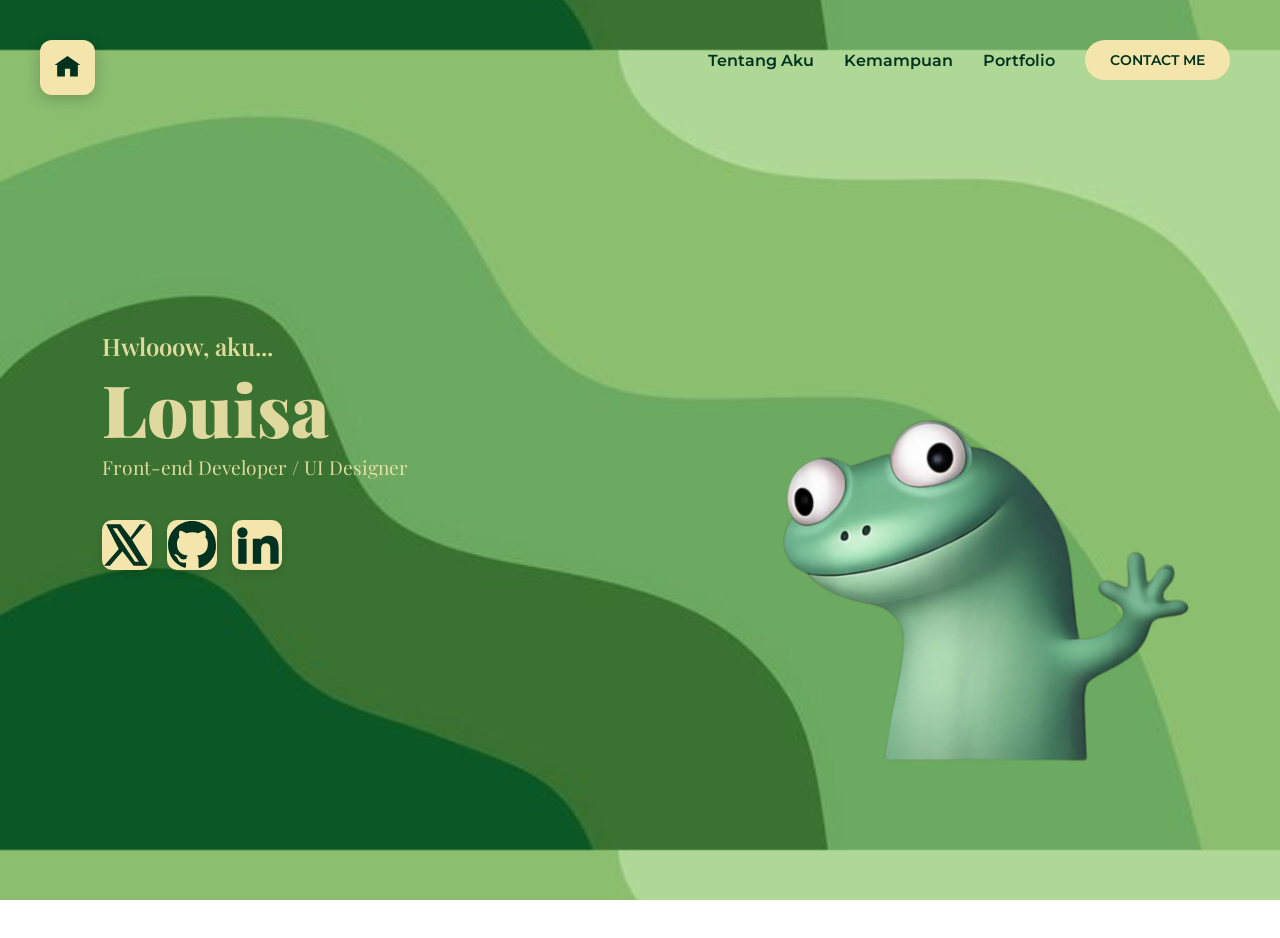
<file: Index.html>
<html lang="id">
<head>
  <meta charset="utf-8" />
  <meta name="viewport" content="width=device-width, initial-scale=1" />
  <title>Portofolio Louisa</title>

  <link rel="preconnect" href="https://fonts.googleapis.com">
  <link rel="preconnect" href="https://fonts.gstatic.com" crossorigin>
  <link href="https://fonts.googleapis.com/css2?family=Montserrat:wght@400;700&family=Playfair+Display:wght@700;900&family=Inter:wght@400;600&display=swap" rel="stylesheet">
  <link rel="stylesheet" href="Stylesheet.css" />
</head>
<body>

  <!-- HERO -->
  <main class="hero">
    <section class="panel panel-left">
          <a href="index.html" class="logo" aria-label="Home">
      <svg viewBox="0 0 24 24" fill="currentColor">
        <path d="M12 3 2 10h2v9h6v-6h4v6h6v-9h2L12 3Z"/>
      </svg>
    </a>
    
      <div class="content">
        <p class="intro">Hwlooow, aku...</p>
        <h1 class="title">Louisa</h1>
        <p class="subtitle">Front-end Developer / UI Designer</p>

    <div class="social">

      <!-- X -->
      <a class="social-btn" 
        href="https://x.com/" 
        target="_blank" 
        rel="noopener noreferrer"
        aria-label="X">
        <svg viewBox="0 0 24 24" fill="#013220">
          <path d="M18.244 2H21l-6.56 7.5L22 22h-6.828l-5.35-7.01L3.8 22H1l7.04-8.05L2 2h6.828l4.84 6.35L18.244 2Zm-2.396 18h1.89L7.2 4h-2l10.648 16Z"/>
        </svg>
      </a>

      <!-- GitHub -->
      <a class="social-btn" 
        href="https://github.com/" 
        target="_blank" 
        rel="noopener noreferrer"
        aria-label="GitHub">
        <svg viewBox="0 0 24 24" fill="#013220">
          <path d="M12 .5C5.65.5.5 5.65.5 12c0 5.08 3.29 9.39 7.86 10.91.57.1.78-.25.78-.55v-2c-3.2.7-3.88-1.54-3.88-1.54-.53-1.35-1.3-1.7-1.3-1.7-1.06-.72.08-.7.08-.7 1.18.08 1.8 1.21 1.8 1.21 1.05 1.8 2.75 1.28 3.42.98.1-.76.41-1.28.74-1.57-2.55-.29-5.23-1.27-5.23-5.65 0-1.25.45-2.28 1.2-3.08-.12-.3-.52-1.53.11-3.18 0 0 .98-.31 3.2 1.18a11.14 11.14 0 0 1 5.83 0c2.22-1.5 3.2-1.18 3.2-1.18.63 1.65.23 2.88.11 3.18.75.8 1.2 1.83 1.2 3.08 0 4.39-2.69 5.35-5.26 5.63.42.36.79 1.08.79 2.18v3.23c0 .3.2.66.79.55A10.99 10.99 0 0 0 23.5 12C23.5 5.65 18.35.5 12 .5Z"/>
        </svg>
      </a>

      <!-- LinkedIn -->
      <a class="social-btn" 
        href="https://www.linkedin.com/" 
        target="_blank" 
        rel="noopener noreferrer"
        aria-label="LinkedIn">
        <svg viewBox="0 0 24 24" fill="#013220">
          <path d="M4.98 3.5A2.5 2.5 0 1 0 5 8.5a2.5 2.5 0 0 0-.02-5ZM3 21h4V9H3v12Zm7 0h4v-6.5c0-1.7.3-3.3 2.4-3.3 2 0 2 1.9 2 3.4V21h4v-7.2c0-3.5-.8-6.2-4.9-6.2-2 0-3.3 1.1-3.8 2.1h-.1V9h-3.6v12Z"/>
        </svg>
      </a>

    </div>
    </section>

    <section class="panel panel-right">
      <header class="nav">
        <a href="index2.html">Tentang Aku</a>
        <a href="index3.html">Kemampuan</a>
        <a href="index4.html">Portfolio</a>
        <a class="cta" href="index5.html">CONTACT ME</a>
      </header>

      <div class="photo-area">
        <img src="kadal-kadal.png" alt="Profile" class="photo" />
      </div>
    </section>

    <div class="divider"></div>
  </main>

</body>
</html>
</file>
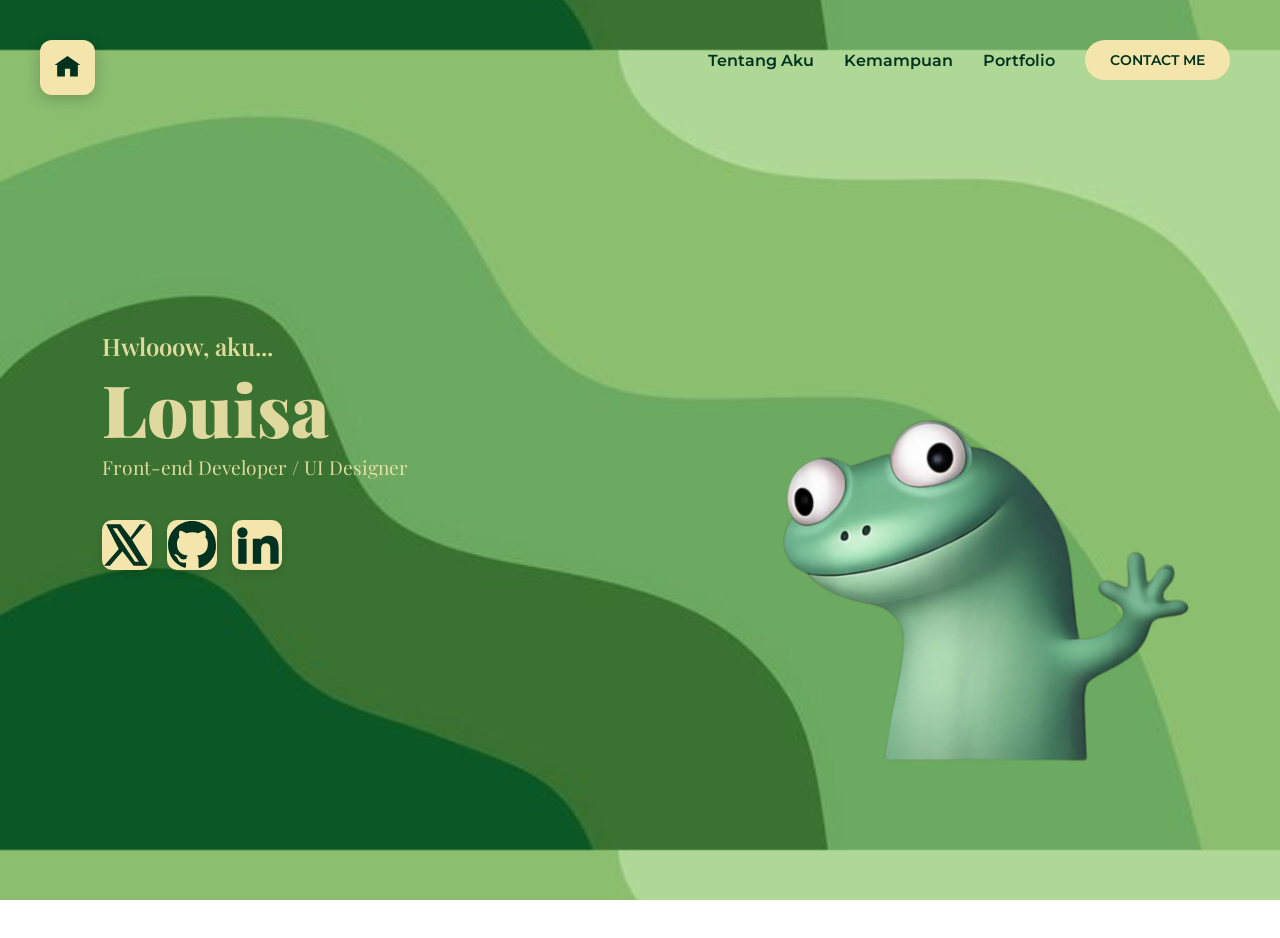
<file: index.html>
<html lang="id">
<head>
  <meta charset="utf-8" />
  <meta name="viewport" content="width=device-width, initial-scale=1" />
  <title>Portofolio Louisa</title>

  <link rel="preconnect" href="https://fonts.googleapis.com">
  <link rel="preconnect" href="https://fonts.gstatic.com" crossorigin>
  <link href="https://fonts.googleapis.com/css2?family=Montserrat:wght@400;700&family=Playfair+Display:wght@700;900&family=Inter:wght@400;600&display=swap" rel="stylesheet">
  <link rel="stylesheet" href="Stylesheet.css" />
</head>
<body>

  <!-- HERO -->
  <main class="hero">
    <section class="panel panel-left">
          <a href="index.html" class="logo" aria-label="Home">
      <svg viewBox="0 0 24 24" fill="currentColor">
        <path d="M12 3 2 10h2v9h6v-6h4v6h6v-9h2L12 3Z"/>
      </svg>
    </a>
    
      <div class="content">
        <p class="intro">Hwlooow, aku...</p>
        <h1 class="title">Louisa</h1>
        <p class="subtitle">Front-end Developer / UI Designer</p>

    <div class="social">

      <!-- X -->
      <a class="social-btn" 
        href="https://x.com/" 
        target="_blank" 
        rel="noopener noreferrer"
        aria-label="X">
        <svg viewBox="0 0 24 24" fill="#013220">
          <path d="M18.244 2H21l-6.56 7.5L22 22h-6.828l-5.35-7.01L3.8 22H1l7.04-8.05L2 2h6.828l4.84 6.35L18.244 2Zm-2.396 18h1.89L7.2 4h-2l10.648 16Z"/>
        </svg>
      </a>

      <!-- GitHub -->
      <a class="social-btn" 
        href="https://github.com/" 
        target="_blank" 
        rel="noopener noreferrer"
        aria-label="GitHub">
        <svg viewBox="0 0 24 24" fill="#013220">
          <path d="M12 .5C5.65.5.5 5.65.5 12c0 5.08 3.29 9.39 7.86 10.91.57.1.78-.25.78-.55v-2c-3.2.7-3.88-1.54-3.88-1.54-.53-1.35-1.3-1.7-1.3-1.7-1.06-.72.08-.7.08-.7 1.18.08 1.8 1.21 1.8 1.21 1.05 1.8 2.75 1.28 3.42.98.1-.76.41-1.28.74-1.57-2.55-.29-5.23-1.27-5.23-5.65 0-1.25.45-2.28 1.2-3.08-.12-.3-.52-1.53.11-3.18 0 0 .98-.31 3.2 1.18a11.14 11.14 0 0 1 5.83 0c2.22-1.5 3.2-1.18 3.2-1.18.63 1.65.23 2.88.11 3.18.75.8 1.2 1.83 1.2 3.08 0 4.39-2.69 5.35-5.26 5.63.42.36.79 1.08.79 2.18v3.23c0 .3.2.66.79.55A10.99 10.99 0 0 0 23.5 12C23.5 5.65 18.35.5 12 .5Z"/>
        </svg>
      </a>

      <!-- LinkedIn -->
      <a class="social-btn" 
        href="https://www.linkedin.com/" 
        target="_blank" 
        rel="noopener noreferrer"
        aria-label="LinkedIn">
        <svg viewBox="0 0 24 24" fill="#013220">
          <path d="M4.98 3.5A2.5 2.5 0 1 0 5 8.5a2.5 2.5 0 0 0-.02-5ZM3 21h4V9H3v12Zm7 0h4v-6.5c0-1.7.3-3.3 2.4-3.3 2 0 2 1.9 2 3.4V21h4v-7.2c0-3.5-.8-6.2-4.9-6.2-2 0-3.3 1.1-3.8 2.1h-.1V9h-3.6v12Z"/>
        </svg>
      </a>

    </div>
    </section>

    <section class="panel panel-right">
      <header class="nav">
        <a href="aboutme.html">Tentang Aku</a>
        <a href="skill.html">Kemampuan</a>
        <a href="porto.html">Portfolio</a>
        <a class="cta" href="contacme.html">CONTACT ME</a>
      </header>

      <div class="photo-area">
        <img src="kadal-kadal.png" alt="Profile" class="photo" />
      </div>
    </section>

    <div class="divider"></div>
  </main>

</body>
</html>
</file>
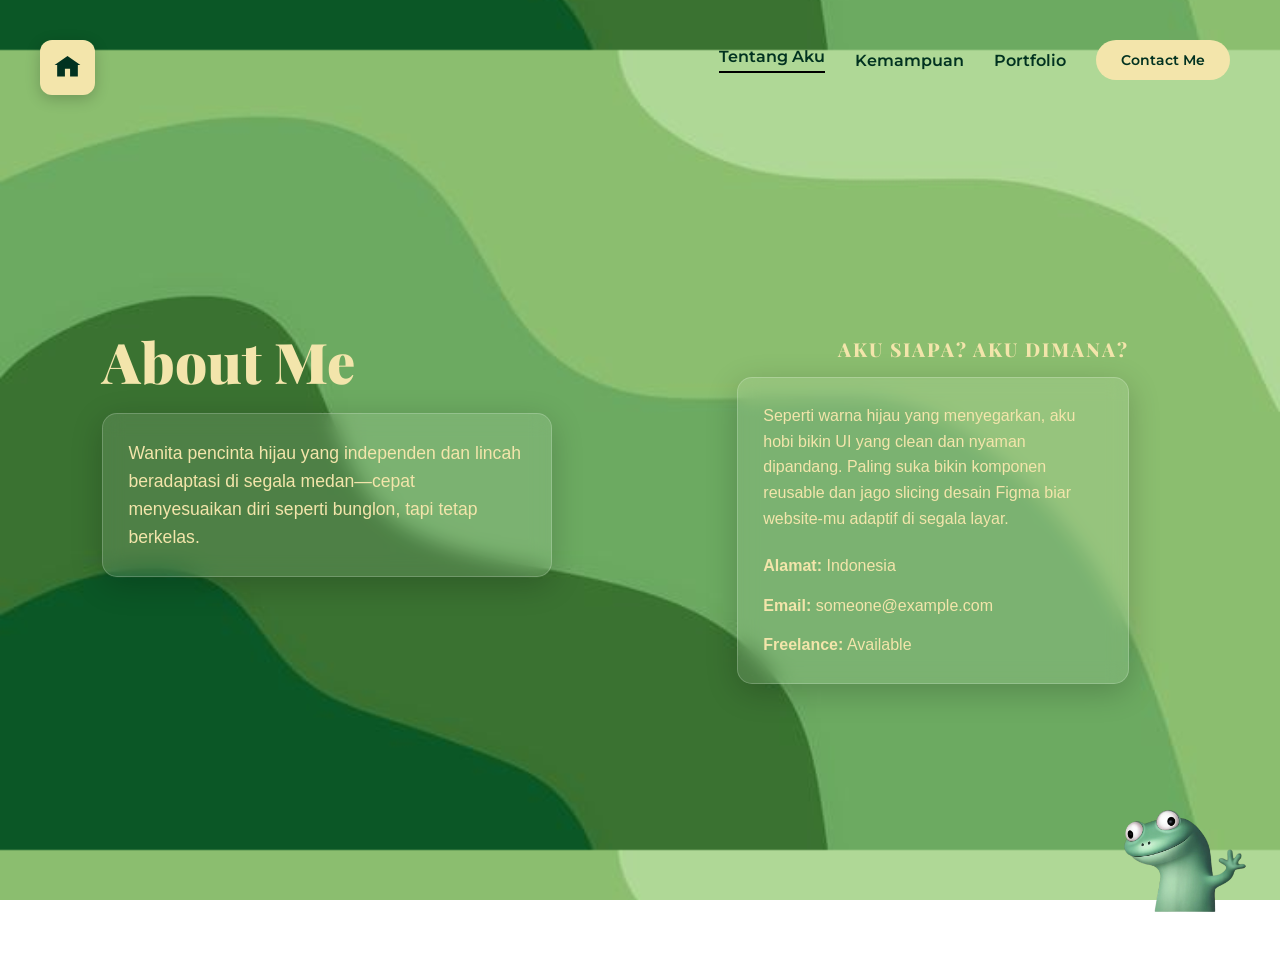
<file: aboutme.html>
<html lang="id">
<head>
  <meta charset="utf-8" />
  <meta name="viewport" content="width=device-width, initial-scale=1" />
  <title>About Me Louisa</title>

  <link rel="preconnect" href="https://fonts.googleapis.com">
  <link rel="preconnect" href="https://fonts.gstatic.com" crossorigin>
  <link href="https://fonts.googleapis.com/css2?family=Montserrat:wght@400;700&family=Playfair+Display:wght@700;900&family=Inter:wght@400;600&display=swap" rel="stylesheet">
  <link rel="stylesheet" href="Stylesheet.css" />
</head>

</div>
<body>

  <main class="hero hero-about">
    <!-- LEFT -->
    <section class="panel panel-left">
              <a href="index.html" class="logo" aria-label="Home">
      <svg viewBox="0 0 24 24" fill="currentColor">
        <path d="M12 3 2 10h2v9h6v-6h4v6h6v-9h2L12 3Z"/>
      </svg>
    </a>

      <div class="content">
        <h1 class="page-title">About Me</h1>
        <div class="about-card">
        <p class="page-desc">
         Wanita pencinta hijau yang independen dan lincah beradaptasi di segala medan—cepat menyesuaikan diri seperti bunglon, tapi tetap berkelas.
        </p>
      </div>
    </section>

    <!-- RIGHT -->
    <section class="panel panel-right">
      <header class="nav">
        <a class="active" href="aboutme.html">Tentang Aku</a>
        <a href="skill.html">Kemampuan</a>
        <a href="porto.html">Portfolio</a>
        <a class="cta" href="contacme.html">Contact Me</a>
      </header>

      <div class="right-content">
        <h2 class="right-title">Aku siapa? Aku Dimana?</h2>
        <div class="about-card">
        <p class="right-text">
          Seperti warna hijau yang menyegarkan, 
          aku hobi bikin UI yang clean dan nyaman dipandang. 
          Paling suka bikin komponen reusable dan jago slicing desain Figma biar website-mu adaptif di segala layar.
        </p>

        <div style="margin-top:22px; display:grid; gap:14px;">
          <p class="right-text"><b>Alamat:</b> Indonesia</p>
          <p class="right-text"><b>Email:</b> someone@example.com</p>
          <p class="right-text"><b>Freelance:</b> Available</p>
        </div>
      </div>

      <div class="photo-area kadal-kecil">
        <img src="kadal-kadal.png" alt="Profile" class="photo2" />
      </div>
    </section>

    <div class="divider" aria-hidden="true"></div>
  </main>
</file>
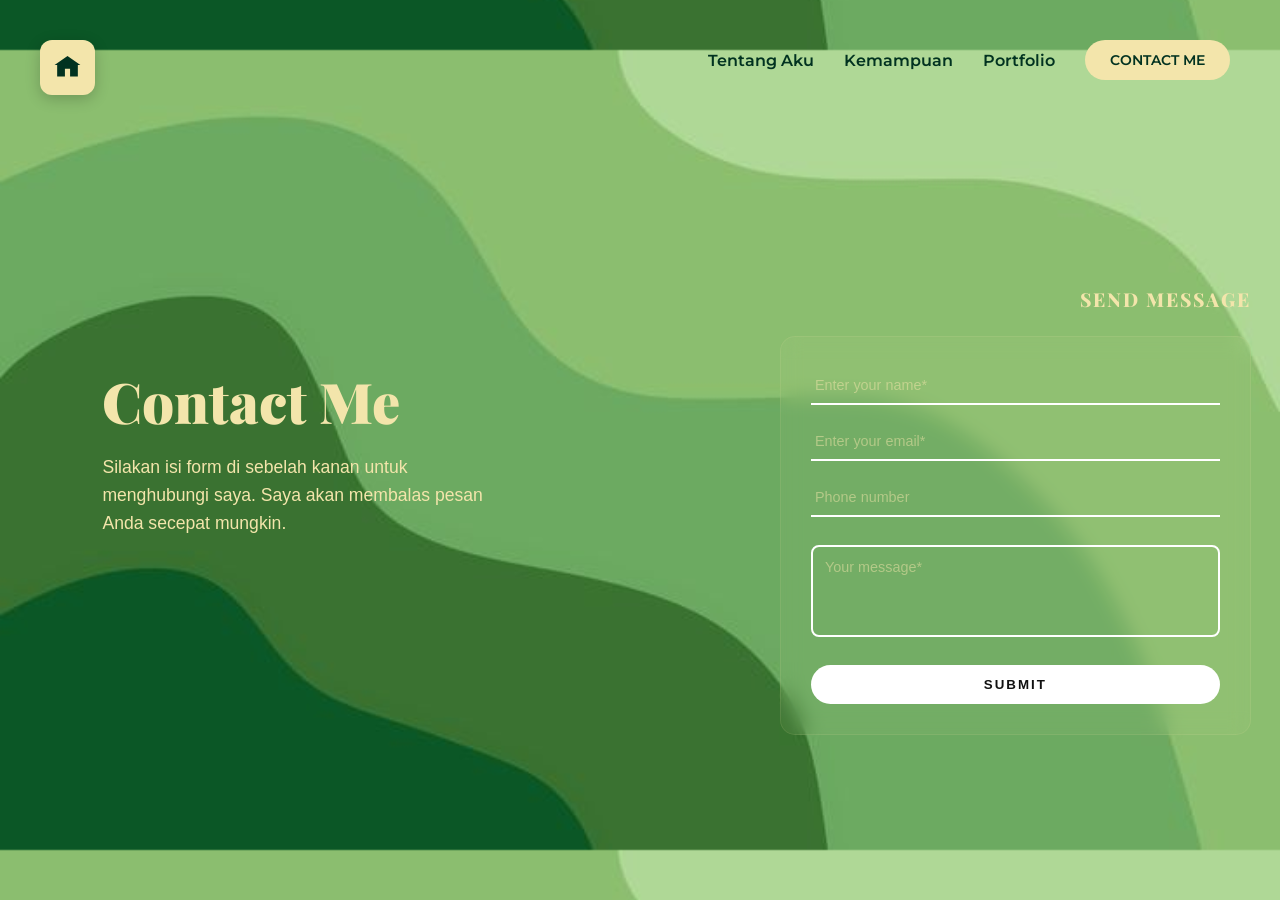
<file: contacme.html>
<html lang="id">
<head>
  <meta charset="utf-8" />
  <meta name="viewport" content="width=device-width, initial-scale=1" />
  <title>Contact Louisa</title>

  <link rel="preconnect" href="https://fonts.googleapis.com">
  <link rel="preconnect" href="https://fonts.gstatic.com" crossorigin>
  <link href="https://fonts.googleapis.com/css2?family=Montserrat:wght@400;700&family=Playfair+Display:wght@700;900&family=Inter:wght@400;600&display=swap" rel="stylesheet">
  <link rel="stylesheet" href="Stylesheet.css" />
</head>
<body>

  <main class="hero">

    <!-- LEFT -->
    <section class="panel panel-left">

               <a href="index.html" class="logo" aria-label="Home">
      <svg viewBox="0 0 24 24" fill="currentColor">
        <path d="M12 3 2 10h2v9h6v-6h4v6h6v-9h2L12 3Z"/>
      </svg>
    </a>

      <div class="content">
        <h1 class="page-title">Contact Me</h1>
        <p class="page-desc">
          Silakan isi form di sebelah kanan untuk menghubungi saya.
          Saya akan membalas pesan Anda secepat mungkin.
        </p>

      </div>
    </section>

    <!-- RIGHT -->
    <section class="panel panel-right">
      <header class="nav">
        <a href="aboutme.html">Tentang Aku</a>
        <a href="skill.html">Kemampuan</a>
        <a href="porto.html">Portfolio</a>
        <a class="cta" href="contacme.html">CONTACT ME</a>
      </header>

      <div class="right-content">
        <h2 class="right-title">SEND MESSAGE</h2>

        <form class="contact-form" style="margin-top:24px; display:grid; gap:18px;">

          <input type="text" placeholder="Enter your name*" required
            style="background:transparent;border:none;border-bottom:2px solid rgb(255, 255, 255);padding:10px 4px;color:#ffffff;font-family:inherit;outline:none;">

          <input type="email" placeholder="Enter your email*" required
            style="background:transparent;border:none;border-bottom:2px solid rgb(255, 255, 255);padding:10px 4px;color:#ffffff;font-family:inherit;outline:none;">

          <input type="text" placeholder="Phone number"
            style="background:transparent;border:none;border-bottom:2px solid rgb(255, 255, 255);padding:10px 4px;color:#ffffff;font-family:inherit;outline:none;">

          <textarea rows="4" placeholder="Your message*" required
            style="background:transparent;border:2px solid rgb(255, 255, 255);padding:12px;color:#ffffff;font-family:inherit;outline:none;resize:none;"></textarea>

          <button type="submit"
            style="margin-top:10px;background:#fff;color:#111;border:none;padding:12px 20px;border-radius:999px;font-weight:800;letter-spacing:2px;cursor:pointer;">
            SUBMIT
          </button>

        </form>
      </div>
    </section>

    <div class="divider" aria-hidden="true"></div>

  </main>

</body>
</html>
</file>
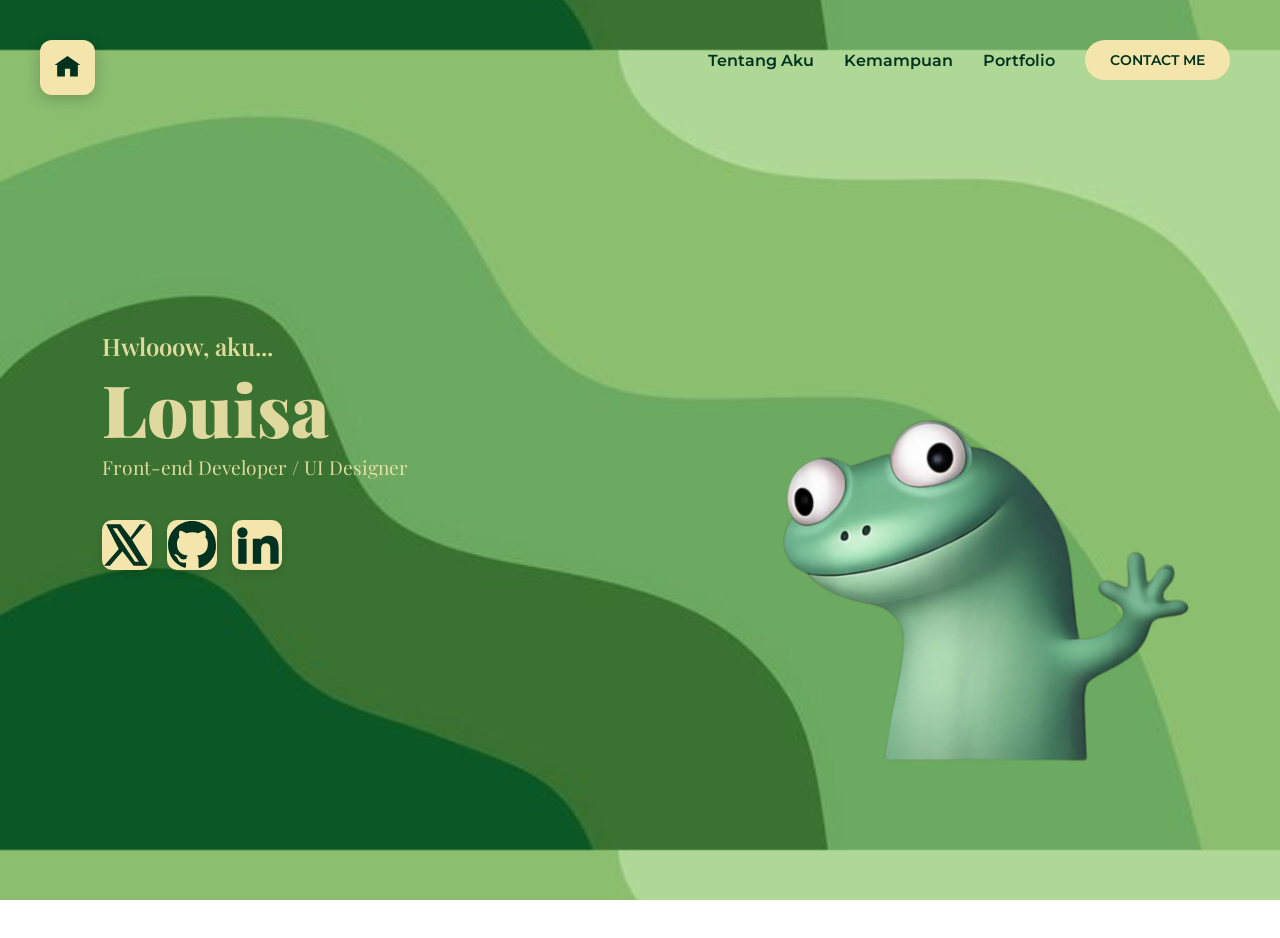
<file: home.html>
<html lang="id">
<head>
  <meta charset="utf-8" />
  <meta name="viewport" content="width=device-width, initial-scale=1" />
  <title>Portofolio Louisa</title>

  <link rel="preconnect" href="https://fonts.googleapis.com">
  <link rel="preconnect" href="https://fonts.gstatic.com" crossorigin>
  <link href="https://fonts.googleapis.com/css2?family=Montserrat:wght@400;700&family=Playfair+Display:wght@700;900&family=Inter:wght@400;600&display=swap" rel="stylesheet">
  <link rel="stylesheet" href="Stylesheet.css" />
</head>
<body>

  <!-- HERO -->
  <main class="hero">
    <section class="panel panel-left">
          <a href="home.html" class="logo" aria-label="Home">
      <svg viewBox="0 0 24 24" fill="currentColor">
        <path d="M12 3 2 10h2v9h6v-6h4v6h6v-9h2L12 3Z"/>
      </svg>
    </a>
    
      <div class="content">
        <p class="intro">Hwlooow, aku...</p>
        <h1 class="title">Louisa</h1>
        <p class="subtitle">Front-end Developer / UI Designer</p>

    <div class="social">

      <!-- X -->
      <a class="social-btn" 
        href="https://x.com/" 
        target="_blank" 
        rel="noopener noreferrer"
        aria-label="X">
        <svg viewBox="0 0 24 24" fill="#013220">
          <path d="M18.244 2H21l-6.56 7.5L22 22h-6.828l-5.35-7.01L3.8 22H1l7.04-8.05L2 2h6.828l4.84 6.35L18.244 2Zm-2.396 18h1.89L7.2 4h-2l10.648 16Z"/>
        </svg>
      </a>

      <!-- GitHub -->
      <a class="social-btn" 
        href="https://github.com/" 
        target="_blank" 
        rel="noopener noreferrer"
        aria-label="GitHub">
        <svg viewBox="0 0 24 24" fill="#013220">
          <path d="M12 .5C5.65.5.5 5.65.5 12c0 5.08 3.29 9.39 7.86 10.91.57.1.78-.25.78-.55v-2c-3.2.7-3.88-1.54-3.88-1.54-.53-1.35-1.3-1.7-1.3-1.7-1.06-.72.08-.7.08-.7 1.18.08 1.8 1.21 1.8 1.21 1.05 1.8 2.75 1.28 3.42.98.1-.76.41-1.28.74-1.57-2.55-.29-5.23-1.27-5.23-5.65 0-1.25.45-2.28 1.2-3.08-.12-.3-.52-1.53.11-3.18 0 0 .98-.31 3.2 1.18a11.14 11.14 0 0 1 5.83 0c2.22-1.5 3.2-1.18 3.2-1.18.63 1.65.23 2.88.11 3.18.75.8 1.2 1.83 1.2 3.08 0 4.39-2.69 5.35-5.26 5.63.42.36.79 1.08.79 2.18v3.23c0 .3.2.66.79.55A10.99 10.99 0 0 0 23.5 12C23.5 5.65 18.35.5 12 .5Z"/>
        </svg>
      </a>

      <!-- LinkedIn -->
      <a class="social-btn" 
        href="https://www.linkedin.com/" 
        target="_blank" 
        rel="noopener noreferrer"
        aria-label="LinkedIn">
        <svg viewBox="0 0 24 24" fill="#013220">
          <path d="M4.98 3.5A2.5 2.5 0 1 0 5 8.5a2.5 2.5 0 0 0-.02-5ZM3 21h4V9H3v12Zm7 0h4v-6.5c0-1.7.3-3.3 2.4-3.3 2 0 2 1.9 2 3.4V21h4v-7.2c0-3.5-.8-6.2-4.9-6.2-2 0-3.3 1.1-3.8 2.1h-.1V9h-3.6v12Z"/>
        </svg>
      </a>

    </div>
    </section>

    <section class="panel panel-right">
      <header class="nav">
        <a href="aboutme.html">Tentang Aku</a>
        <a href="skill.html">Kemampuan</a>
        <a href="porto.html">Portfolio</a>
        <a class="cta" href="contacme.html">CONTACT ME</a>
      </header>

      <div class="photo-area">
        <img src="kadal-kadal.png" alt="Profile" class="photo" />
      </div>
    </section>

    <div class="divider"></div>
  </main>

</body>
</html>
</file>
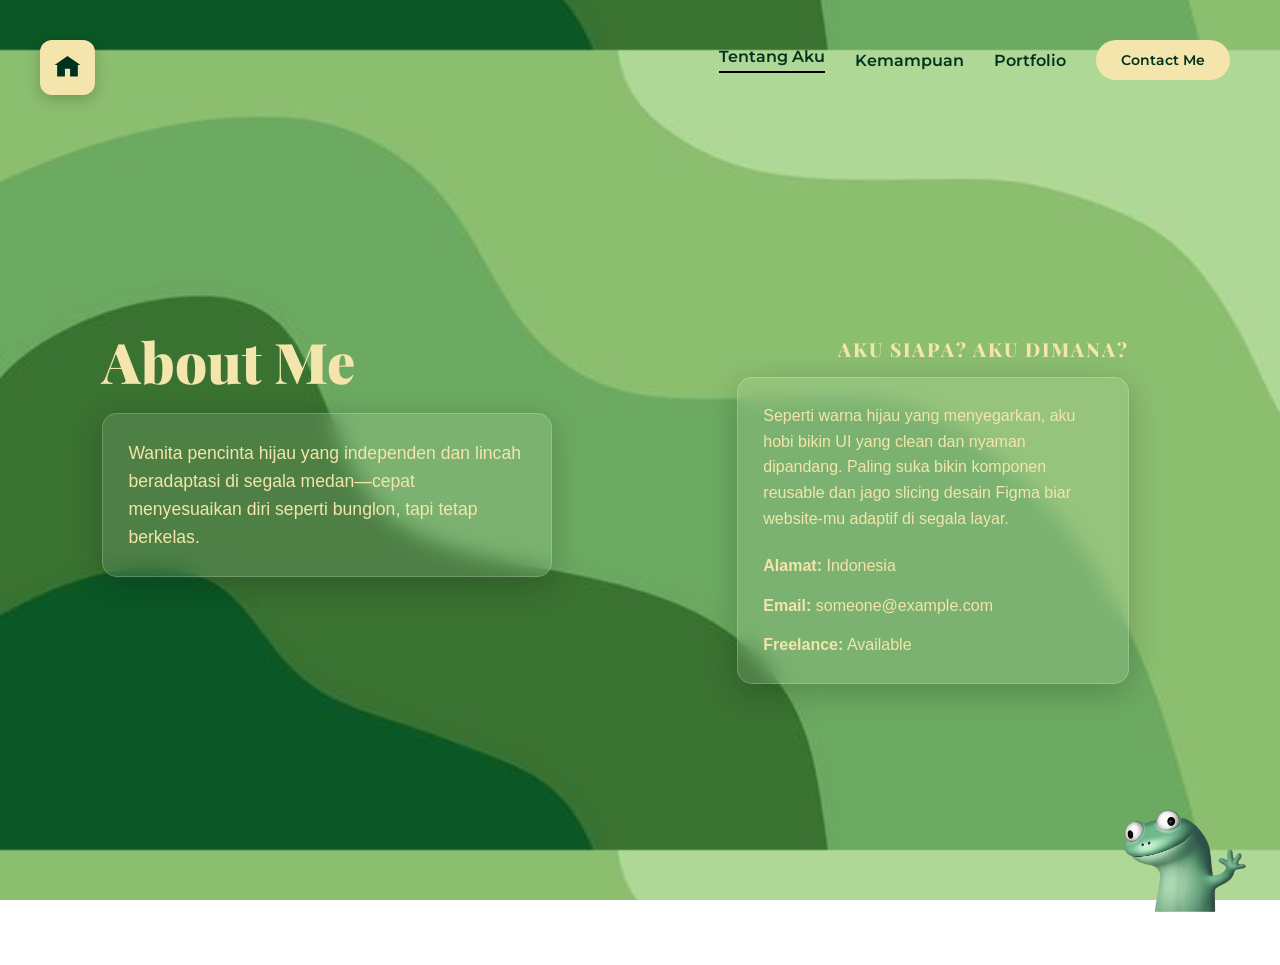
<file: Index2.html>
<html lang="id">
<head>
  <meta charset="utf-8" />
  <meta name="viewport" content="width=device-width, initial-scale=1" />
  <title>About Me Louisa</title>

  <link rel="preconnect" href="https://fonts.googleapis.com">
  <link rel="preconnect" href="https://fonts.gstatic.com" crossorigin>
  <link href="https://fonts.googleapis.com/css2?family=Montserrat:wght@400;700&family=Playfair+Display:wght@700;900&family=Inter:wght@400;600&display=swap" rel="stylesheet">
  <link rel="stylesheet" href="Stylesheet.css" />
</head>

</div>
<body>

  <main class="hero hero-about">
    <!-- LEFT -->
    <section class="panel panel-left">
              <a href="index.html" class="logo" aria-label="Home">
      <svg viewBox="0 0 24 24" fill="currentColor">
        <path d="M12 3 2 10h2v9h6v-6h4v6h6v-9h2L12 3Z"/>
      </svg>
    </a>

      <div class="content">
        <h1 class="page-title">About Me</h1>
        <div class="about-card">
        <p class="page-desc">
         Wanita pencinta hijau yang independen dan lincah beradaptasi di segala medan—cepat menyesuaikan diri seperti bunglon, tapi tetap berkelas.
        </p>
      </div>
    </section>

    <!-- RIGHT -->
    <section class="panel panel-right">
      <header class="nav">
        <a class="active" href="index2.html">Tentang Aku</a>
        <a href="index3.html">Kemampuan</a>
        <a href="index4.html">Portfolio</a>
        <a class="cta" href="index5.html">Contact Me</a>
      </header>

      <div class="right-content">
        <h2 class="right-title">Aku siapa? Aku Dimana?</h2>
        <div class="about-card">
        <p class="right-text">
          Seperti warna hijau yang menyegarkan, 
          aku hobi bikin UI yang clean dan nyaman dipandang. 
          Paling suka bikin komponen reusable dan jago slicing desain Figma biar website-mu adaptif di segala layar.
        </p>

        <div style="margin-top:22px; display:grid; gap:14px;">
          <p class="right-text"><b>Alamat:</b> Indonesia</p>
          <p class="right-text"><b>Email:</b> someone@example.com</p>
          <p class="right-text"><b>Freelance:</b> Available</p>
        </div>
      </div>

      <div class="photo-area kadal-kecil">
        <img src="kadal-kadal.png" alt="Profile" class="photo2" />
      </div>
    </section>

    <div class="divider" aria-hidden="true"></div>
  </main>
</file>
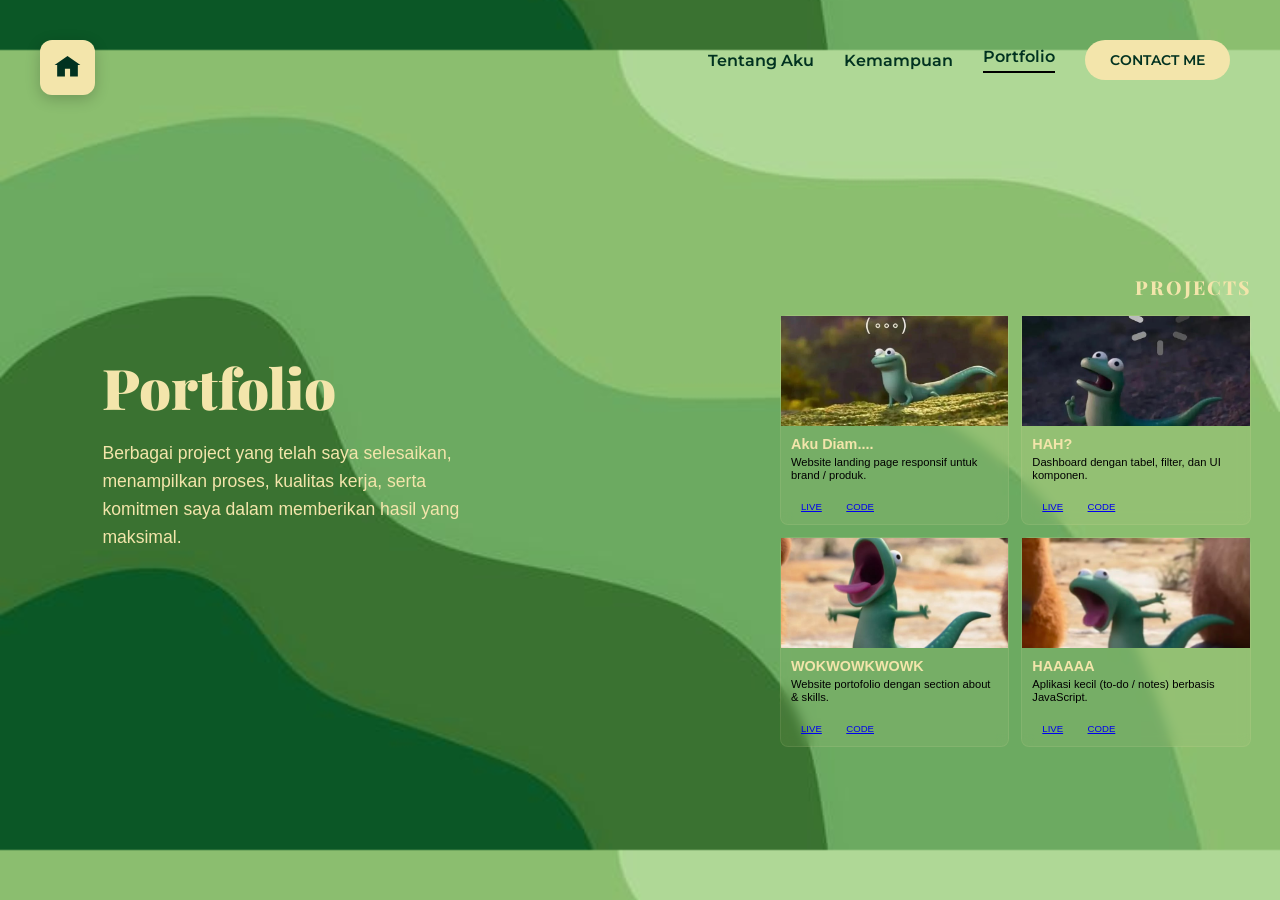
<file: Index4.html>
<html lang="id">
<head>
  <meta charset="utf-8" />
  <meta name="viewport" content="width=device-width, initial-scale=1" />
  <title>Portfolio Louisa</title>

  <link rel="preconnect" href="https://fonts.googleapis.com">
  <link rel="preconnect" href="https://fonts.gstatic.com" crossorigin>
  <link href="https://fonts.googleapis.com/css2?family=Montserrat:wght@400;700&family=Playfair+Display:wght@700;900&family=Inter:wght@400;600&display=swap" rel="stylesheet">
  <link rel="stylesheet" href="Stylesheet.css" />
</head>
<body>

  <main class="hero hero-page">

    <!-- LEFT -->
    <section class="panel panel-left">

    <a href="index.html" class="logo" aria-label="Home">
      <svg viewBox="0 0 24 24" fill="currentColor">
        <path d="M12 3 2 10h2v9h6v-6h4v6h6v-9h2L12 3Z"/>
      </svg>
    </a>

      <div class="content">
        <h1 class="page-title">Portfolio</h1>
        <p class="page-desc">
         Berbagai project yang telah saya selesaikan, menampilkan proses, 
         kualitas kerja, serta komitmen saya dalam memberikan hasil yang maksimal.
        </p>
      </div>
    </section>

    <!-- RIGHT -->
    <section class="panel panel-right">
      <header class="nav">
        <a href="index2.html">Tentang Aku</a>
        <a href="index3.html">Kemampuan</a>
        <a class="active" href="index4.html">Portfolio</a>
        <a class="cta" href="index5.html">CONTACT ME</a>
      </header>

      <div class="right-content">
        <h2 class="right-title">PROJECTS</h2>

        <div class="portfolio-wrap">

          <!-- PROJECT 1 -->
          <article class="project">
            <div class="project-thumb">
              <img src="download (6).jpeg" alt="Landing Page">
            </div>

            <div class="project-body">
              <h3 class="project-title">Aku Diam....</h3>
              <p class="project-desc">
                Website landing page responsif untuk brand / produk.
              </p>

              <div class="project-links">
                <a href="https://youtu.be/PypDSyIRRSs?si=WhPie64J0N1LeCY0" target="_blank">LIVE</a>
                <a href="https://youtu.be/PypDSyIRRSs?si=WhPie64J0N1LeCY0" target="_blank">CODE</a>
              </div>
            </div>
          </article>

          <!-- PROJECT 2 -->
          <article class="project">
            <div class="project-thumb">
              <img src="download (7).jpeg" alt="Admin Dashboard">
            </div>

            <div class="project-body">
              <h3 class="project-title">HAH?</h3>
              <p class="project-desc">
                Dashboard dengan tabel, filter, dan UI komponen.
              </p>

              <div class="project-links">
                <a href="https://youtu.be/hJnAHzo4-KI?si=bYR1Ox1dAM2Ea01nG" target="_blank">LIVE</a>
                <a href="https://youtu.be/hJnAHzo4-KI?si=bYR1Ox1dAM2Ea01nG" target="_blank">CODE</a>
              </div>
            </div>
          </article>

          <!-- PROJECT 3 -->
          <article class="project">
            <div class="project-thumb">
              <img src="news.jpeg" alt="Portfolio Website">
            </div>

            <div class="project-body">
              <h3 class="project-title">WOKWOWKWOWK</h3>
              <p class="project-desc">
                Website portofolio dengan section about & skills.
              </p>

              <div class="project-links">
                <a href="https://youtu.be/EGQt_7nY_6w?si=xt9XrNO6MtQV_qMQ" target="_blank">LIVE</a>
                <a href="https://youtu.be/EGQt_7nY_6w?si=xt9XrNO6MtQV_qMQ" target="_blank">CODE</a>
              </div>
            </div>
          </article>

          <!-- PROJECT 4 -->
          <article class="project">
            <div class="project-thumb">
              <img src="download (8).jpeg" alt="Mini App">
            </div>

            <div class="project-body">
              <h3 class="project-title">HAAAAA</h3>
              <p class="project-desc">
                Aplikasi kecil (to-do / notes) berbasis JavaScript.
              </p>

              <div class="project-links">
                <a href="https://youtu.be/5jGWMtEhS1c?si=4Lftf5kOMZV-BrAw" target="_blank">LIVE</a>
                <a href="https://youtu.be/5jGWMtEhS1c?si=4Lftf5kOMZV-BrAw" target="_blank">CODE</a>
              </div>
            </div>
          </article>

        </div>
      </div>
    </section>

    <div class="divider" aria-hidden="true"></div>

  </main>

</body>
</html>
</file>
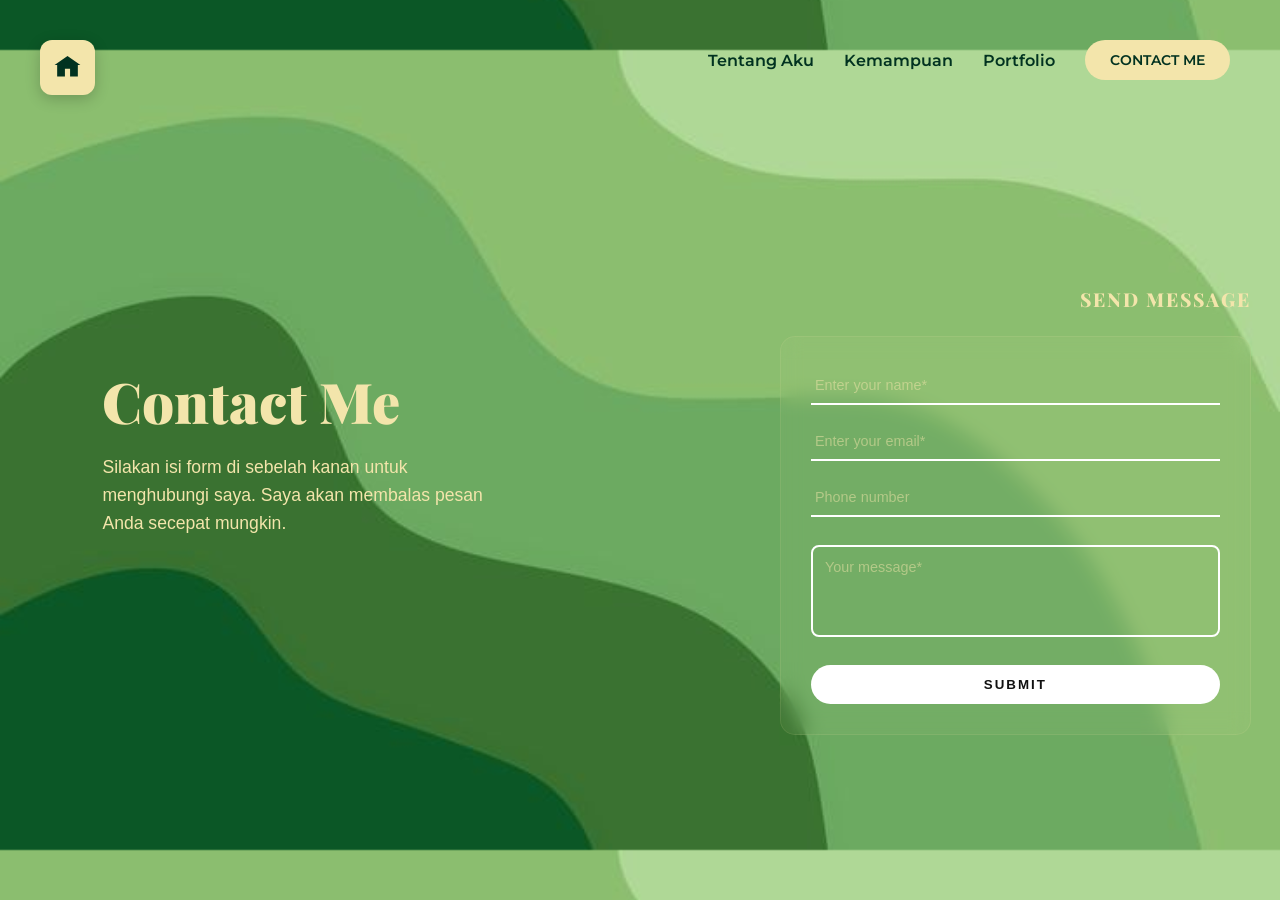
<file: Index5.html>
<html lang="id">
<head>
  <meta charset="utf-8" />
  <meta name="viewport" content="width=device-width, initial-scale=1" />
  <title>Contact Louisa</title>

  <link rel="preconnect" href="https://fonts.googleapis.com">
  <link rel="preconnect" href="https://fonts.gstatic.com" crossorigin>
  <link href="https://fonts.googleapis.com/css2?family=Montserrat:wght@400;700&family=Playfair+Display:wght@700;900&family=Inter:wght@400;600&display=swap" rel="stylesheet">
  <link rel="stylesheet" href="Stylesheet.css" />
</head>
<body>

  <main class="hero">

    <!-- LEFT -->
    <section class="panel panel-left">

               <a href="index.html" class="logo" aria-label="Home">
      <svg viewBox="0 0 24 24" fill="currentColor">
        <path d="M12 3 2 10h2v9h6v-6h4v6h6v-9h2L12 3Z"/>
      </svg>
    </a>

      <div class="content">
        <h1 class="page-title">Contact Me</h1>
        <p class="page-desc">
          Silakan isi form di sebelah kanan untuk menghubungi saya.
          Saya akan membalas pesan Anda secepat mungkin.
        </p>

      </div>
    </section>

    <!-- RIGHT -->
    <section class="panel panel-right">
      <header class="nav">
        <a href="index2.html">Tentang Aku</a>
        <a href="index3.html">Kemampuan</a>
        <a href="index4.html">Portfolio</a>
        <a class="cta" href="index5.html">CONTACT ME</a>
      </header>

      <div class="right-content">
        <h2 class="right-title">SEND MESSAGE</h2>

        <form class="contact-form" style="margin-top:24px; display:grid; gap:18px;">

          <input type="text" placeholder="Enter your name*" required
            style="background:transparent;border:none;border-bottom:2px solid rgb(255, 255, 255);padding:10px 4px;color:#ffffff;font-family:inherit;outline:none;">

          <input type="email" placeholder="Enter your email*" required
            style="background:transparent;border:none;border-bottom:2px solid rgb(255, 255, 255);padding:10px 4px;color:#ffffff;font-family:inherit;outline:none;">

          <input type="text" placeholder="Phone number"
            style="background:transparent;border:none;border-bottom:2px solid rgb(255, 255, 255);padding:10px 4px;color:#ffffff;font-family:inherit;outline:none;">

          <textarea rows="4" placeholder="Your message*" required
            style="background:transparent;border:2px solid rgb(255, 255, 255);padding:12px;color:#ffffff;font-family:inherit;outline:none;resize:none;"></textarea>

          <button type="submit"
            style="margin-top:10px;background:#fff;color:#111;border:none;padding:12px 20px;border-radius:999px;font-weight:800;letter-spacing:2px;cursor:pointer;">
            SUBMIT
          </button>

        </form>
      </div>
    </section>

    <div class="divider" aria-hidden="true"></div>

  </main>

</body>
</html>
</file>
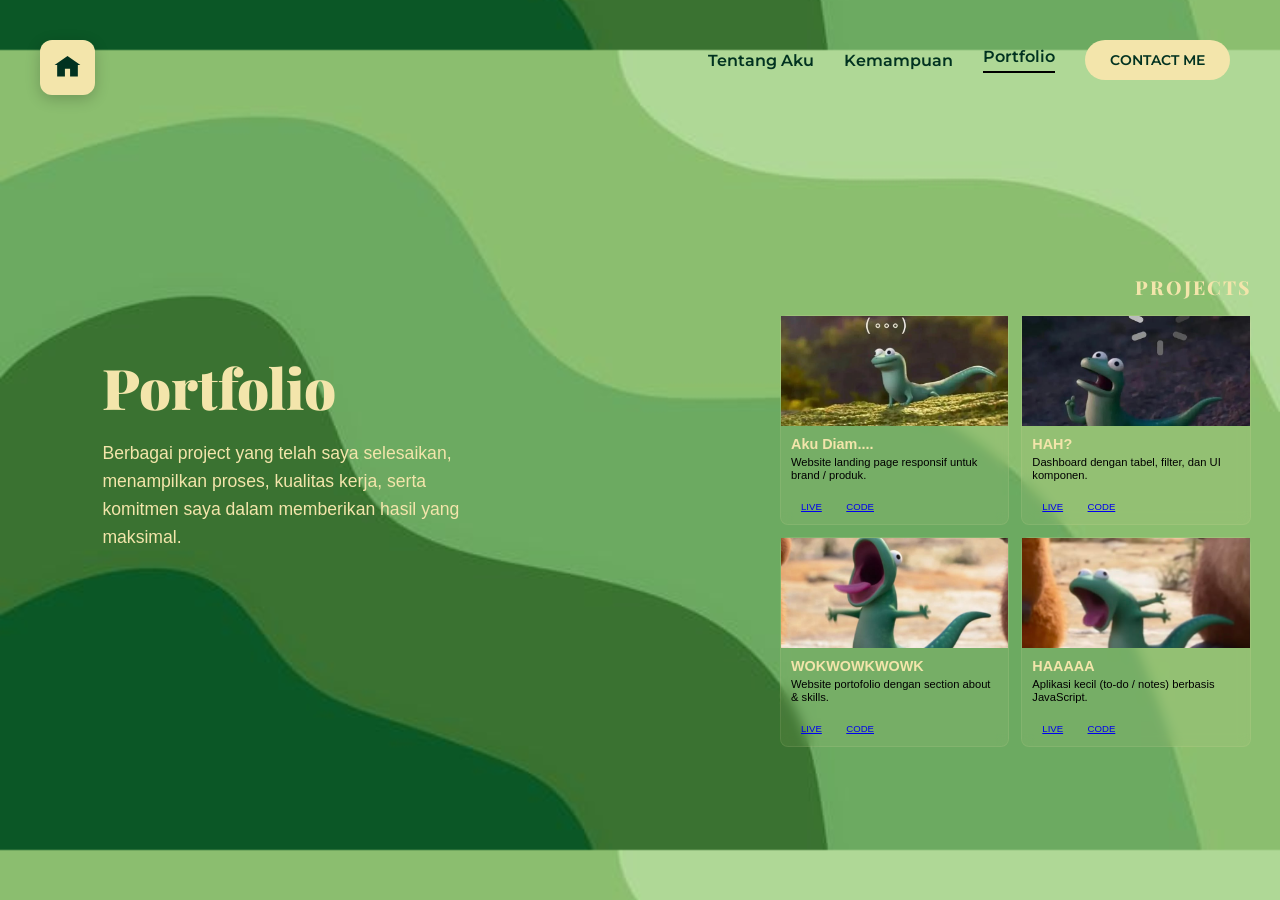
<file: porto.html>
<html lang="id">
<head>
  <meta charset="utf-8" />
  <meta name="viewport" content="width=device-width, initial-scale=1" />
  <title>Portfolio Louisa</title>

  <link rel="preconnect" href="https://fonts.googleapis.com">
  <link rel="preconnect" href="https://fonts.gstatic.com" crossorigin>
  <link href="https://fonts.googleapis.com/css2?family=Montserrat:wght@400;700&family=Playfair+Display:wght@700;900&family=Inter:wght@400;600&display=swap" rel="stylesheet">
  <link rel="stylesheet" href="Stylesheet.css" />
</head>
<body>

  <main class="hero hero-page">

    <!-- LEFT -->
    <section class="panel panel-left">

    <a href="index.html" class="logo" aria-label="Home">
      <svg viewBox="0 0 24 24" fill="currentColor">
        <path d="M12 3 2 10h2v9h6v-6h4v6h6v-9h2L12 3Z"/>
      </svg>
    </a>

      <div class="content">
        <h1 class="page-title">Portfolio</h1>
        <p class="page-desc">
         Berbagai project yang telah saya selesaikan, menampilkan proses, 
         kualitas kerja, serta komitmen saya dalam memberikan hasil yang maksimal.
        </p>
      </div>
    </section>

    <!-- RIGHT -->
    <section class="panel panel-right">
      <header class="nav">
        <a href="aboutme.html">Tentang Aku</a>
        <a href="skill.html">Kemampuan</a>
        <a class="active" href="porto.html">Portfolio</a>
        <a class="cta" href="contacme.html">CONTACT ME</a>
      </header>

      <div class="right-content">
        <h2 class="right-title">PROJECTS</h2>

        <div class="portfolio-wrap">

          <!-- PROJECT 1 -->
          <article class="project">
            <div class="project-thumb">
              <img src="download (6).jpeg" alt="Landing Page">
            </div>

            <div class="project-body">
              <h3 class="project-title">Aku Diam....</h3>
              <p class="project-desc">
                Website landing page responsif untuk brand / produk.
              </p>

              <div class="project-links">
                <a href="https://youtu.be/PypDSyIRRSs?si=WhPie64J0N1LeCY0" target="_blank">LIVE</a>
                <a href="https://youtu.be/PypDSyIRRSs?si=WhPie64J0N1LeCY0" target="_blank">CODE</a>
              </div>
            </div>
          </article>

          <!-- PROJECT 2 -->
          <article class="project">
            <div class="project-thumb">
              <img src="download (7).jpeg" alt="Admin Dashboard">
            </div>

            <div class="project-body">
              <h3 class="project-title">HAH?</h3>
              <p class="project-desc">
                Dashboard dengan tabel, filter, dan UI komponen.
              </p>

              <div class="project-links">
                <a href="https://youtu.be/hJnAHzo4-KI?si=bYR1Ox1dAM2Ea01nG" target="_blank">LIVE</a>
                <a href="https://youtu.be/hJnAHzo4-KI?si=bYR1Ox1dAM2Ea01nG" target="_blank">CODE</a>
              </div>
            </div>
          </article>

          <!-- PROJECT 3 -->
          <article class="project">
            <div class="project-thumb">
              <img src="news.jpeg" alt="Portfolio Website">
            </div>

            <div class="project-body">
              <h3 class="project-title">WOKWOWKWOWK</h3>
              <p class="project-desc">
                Website portofolio dengan section about & skills.
              </p>

              <div class="project-links">
                <a href="https://youtu.be/EGQt_7nY_6w?si=xt9XrNO6MtQV_qMQ" target="_blank">LIVE</a>
                <a href="https://youtu.be/EGQt_7nY_6w?si=xt9XrNO6MtQV_qMQ" target="_blank">CODE</a>
              </div>
            </div>
          </article>

          <!-- PROJECT 4 -->
          <article class="project">
            <div class="project-thumb">
              <img src="download (8).jpeg" alt="Mini App">
            </div>

            <div class="project-body">
              <h3 class="project-title">HAAAAA</h3>
              <p class="project-desc">
                Aplikasi kecil (to-do / notes) berbasis JavaScript.
              </p>

              <div class="project-links">
                <a href="https://youtu.be/5jGWMtEhS1c?si=4Lftf5kOMZV-BrAw" target="_blank">LIVE</a>
                <a href="https://youtu.be/5jGWMtEhS1c?si=4Lftf5kOMZV-BrAw" target="_blank">CODE</a>
              </div>
            </div>
          </article>

        </div>
      </div>
    </section>

    <div class="divider" aria-hidden="true"></div>

  </main>

</body>
</html>
</file>
<file: Stylesheet.css>
/* Reset Dasar */
* {
    margin: 0;
    padding: 0;
    box-sizing: border-box;
}

body {
    font-family: 'Poppins', sans-serif;
    overflow: hidden;
}

.hero {
    height: 100vh;
    width: 100%;
    background-image: url('green wavy.jpeg'); 
    background-size: 100% auto;
    background-position: center;
    display: flex;
    position: relative;
}

.panel {
    flex: 1;
    display: flex;
    flex-direction: column;
    justify-content: center;
    position: relative;
    z-index: 2;
}

.panel-left {
    padding-left: 8%;
}

.panel-right {
    align-items: center;
}

/* LOGO (Rumah) */
.logo {
    position: absolute;
    top: 40px;
    left: 40px;
    background: #F3E5AB;;
    padding: 12px;
    border-radius: 12px;
    width: 55px;
    height: 55px;
    display: flex;
    align-items: center;
    justify-content: center;
    color: #013220;
    box-shadow: 0 4px 15px rgba(0,0,0,0.2);
}

/* TEKS KONTEN */
.intro {
    font-family: 'Playfair Display', sans-serif;
    font-size: 1.5rem;
    font-weight: 600;
    color: #F3E5AB;
    opacity: 0.9;
}

.title {
    font-family: 'Playfair Display', sans-serif;
    font-size: 4.5rem;
    font-weight: 900;
    line-height: 1;
    margin: 10px 0;
    opacity: 0.9;
    color: #F3E5AB;
}

.subtitle {
    font-family: 'Playfair Display', sans-serif;
    font-size: 1.2rem;
    color: #F3E5AB;
    opacity: 0.9;
    margin-bottom: 40px;
}

/* SOSIAL MEDIA (Kotak) */
.social {
    display: flex;
    gap: 15px;
}

.social-btn {
    background: #F3E5AB;
    width: 50px;
    height: 50px;
    border-radius: 10px;
    display: flex;
    align-items: center;
    justify-content: center;
    color: black;
    text-decoration: none;
    box-shadow: 0 4px 10px rgba(0,0,0,0.1);
    transition: transform 0.3s;
}

/* NAVIGASI (Kanan Atas) */

.nav .cta {
    background: #F3E5AB;
    color: #013220 !important;
    padding: 12px 25px;
    border-radius: 50px;
    font-size: 0.85rem;
}

.nav {
    position: absolute;
    top: 40px;
    right: 50px;
    display: flex;
    gap: 30px;
    align-items: center;
    z-index: 100; 
}

.nav a {
    color: #013220;
    text-decoration: none;
    font-family: 'Montserrat', sans-serif;
    font-weight: 600;
    transition: 0.3s;
}

.nav a.active {
    border-bottom: 2px solid #F3E5AB;
    padding-bottom: 5px;
}

/* FOTO KADAL */
.photo-area {
    width: 500px;
    margin-top: 350px;
}

.photo {
    width: 100%;
    display: block;
}

.divider {
    display: none;
}

/* KHUSUS HALAMAN ABOUT ME */
.hero-about .panel-right {
    display: flex;
    flex-direction: column;
    justify-content: center;
    align-items: flex-start;
    padding: 0 10%;
    color: #F3E5AB;
}

/* Container pembungkusnya harus relatif */
.panel-right {
    position: relative; 
}

/* POTO KADAL 2*/

.photo-area.kadal-kecil {
    position: absolute;
    right: 20px;       
    bottom: -65px;     
    width: 150px;      
    z-index: 10;       
    transition: 0.3s;
}

.photo-area.kadal-kecil .photo2 {
    width: 100%;
    display: block;

}

.right-content {
    max-width: 500px;
    z-index: 5;
}

.right-title {
    font-family: 'Playfair Display', serif;
    font-size: 2.2rem;
    font-weight: 800;
    margin-bottom: 20px;
    color: #F3E5AB;
}

.right-text {
    font-size: 1rem;
    line-height: 1.6;
    color: #FFFDD0(255, 255, 255, 0.9);
}

.page-title {
    font-family: 'Playfair Display', serif; 
    font-size: 3.5rem;
    font-weight: 900;
    margin-bottom: 15px;
    color: #F3E5AB;
}

.page-desc {
    font-size: 1.1rem;
    color: #F3E5AB;
    line-height: 1.6;
    max-width: 400px;
}

/* Style Kartu Transparan untuk About Me */
.about-card {
    background: rgba(255, 255, 255, 0.1); 
    backdrop-filter: blur(10px); 
    -webkit-backdrop-filter: blur(10px); 
    border: 1px solid rgba(255, 255, 255, 0.2); 
    padding: 25px;
    border-radius: 15px;
    margin-top: 15px;
    max-width: 450px; 
    box-shadow: 0 8px 32px 0 rgba(0, 0, 0, 0.2); 
    z-index: 5;
}

/* SKILL */
.nav a.active {
    border-bottom: 2px solid black;
    padding-bottom: 5px;
}


.panel-right .right-content {
    width: 100%;
    max-width: 800px;
    padding-top: 100px; 
    padding-right: 5%;
    display: block;
}

.right-content h2 {
    font-family: 'Playfair Display', serif;
    font-size: 1.8rem;             
    color: #F3E5AB;
    text-align: right;            
    margin-top: 40px;             
    margin-bottom: 15px;          
    text-transform: uppercase;
    letter-spacing: 3px;
}

.skills-wrap {
    display: grid !important;
    grid-template-columns: repeat(4, 1fr); 
    gap: 15px;
    width: 100%;
    margin-bottom: 20px;
    position: relative;
    z-index: 5;
}

.skill-card {
    background: rgba(243, 229, 171, 0.1); 
    backdrop-filter: blur(8px);
    -webkit-backdrop-filter: blur(8px);
    border: 1px solid rgba(243, 229, 171, 0.2);
    padding: 15px 5px;
    border-radius: 12px;
    text-align: center;
    transition: all 0.3s ease;
}

.skill-icon {
    width: 45px;
    height: 45px;
    margin: 0 auto 8px; 
}

.skill-name {
    color: #F3E5AB !important;
    font-size: 0.7rem;
    font-weight: 700;
    text-transform: uppercase;
}

/* --- SKILLS & PORTFOLIO (SUPER COMPACT) --- */

/* 1. Kontainer Utama: Lebih ramping */
.right-content {
    width: 85%;
    max-width: 600px;    
    margin-left: auto;
    padding-top: 110px;  
    padding-bottom: 30px;
}

/* 2. Judul Section: Kecil & Elegan */
.right-content h2, .right-title {
    font-size: 1.2rem;  
    color: #F3E5AB;
    text-align: right;
    margin-bottom: 15px;
    letter-spacing: 2px;
}

/* 3. Grid Portfolio: Tetap 2 kolom tapi rapat */
.portfolio-wrap {
    display: grid;
    grid-template-columns: repeat(2, 1fr); 
    gap: 12px;           
}

/* 4. Kartu Project: Lebih Mungil */
.project {
    background: rgba(243, 229, 171, 0.07); 
    backdrop-filter: blur(6px);
    border-radius: 8px;
    border: 1px solid rgba(243, 229, 171, 0.1);
}

/* 5. Gambar Project: Dibuat pendek banget */
.project-thumb {
    width: 100%;
    height: 110px;      
    background: #1B4D3E;
}

.project-thumb img {
    width: 100%;
    height: 100%;
    object-fit: cover;
}

/* 6. Body Kartu: Teks Mini */
.project-body {
    padding: 10px;       
}

.project-title {
    font-size: 0.9rem;   
    margin-bottom: 4px;
    color: #F3E5AB;
}

.project-desc {
    font-size: 0.7rem;   
    line-height: 1.2;
    margin-bottom: 10px;
    height: 30px;        
    overflow: hidden;
}

/* 7. Tombol Link: Mungil */
.project-links {
    gap: 8px;
}

.project-links a {
    padding: 4px 10px;   
    font-size: 0.6rem;
    border-radius: 4px;  
}

/* 8. Grid Skills (Index 3) Super Kecil */
.skills-wrap {
    display: grid !important;
    grid-template-columns: repeat(4, 1fr);
    gap: 8px;
    margin-bottom: 25px;
}

.skill-card {
    padding: 8px 4px;
    border-radius: 6px;
}

.skill-icon {
    width: 30px;         
    height: 30px;
    margin-bottom: 5px;
}

.skill-name {
    font-size: 0.6rem;   
}

/* --- EDIT CSS UNTUK GAMBAR PROJECT (INDEX 4) --- */

.project-thumb img {
    width: 100%;
    height: 100%;
    object-fit: cover; 
    object-position: center 40%; 
    
    display: block;
}

/* --- CONTACT PAGE STYLES --- */

/* 1. Kontainer Utama: Tetap Ramping & Turun dari Nav */
.hero-page .panel-right .right-content,
.panel-right .right-content {
    width: 90%;
    max-width: 500px;    
    margin-left: auto;
    padding-top: 120px;  
    padding-bottom: 40px;
}

/* 2. Judul Form */
.right-title {
    font-family: 'Playfair Display', serif;
    font-size: 1.6rem;
    color: #F3E5AB;
    text-align: right;
    margin-bottom: 30px;
    text-transform: uppercase;
    letter-spacing: 3px;
}

/* 3. Styling Form */
.contact-form {
    display: grid;
    gap: 20px;
    background: rgba(243, 229, 171, 0.05); 
    padding: 30px;
    border-radius: 15px;
    backdrop-filter: blur(10px);
    border: 1px solid rgba(243, 229, 171, 0.1);
}

/* 4. Input & Textarea */
.contact-form input, 
.contact-form textarea {
    background: transparent;
    border: none;
    border-bottom: 2px solid rgba(243, 229, 171, 0.3); 
    padding: 12px 5px;
    color: #F3E5AB;
    font-family: 'Montserrat', sans-serif;
    font-size: 0.9rem;
    outline: none;
    transition: 0.3s;
}

.contact-form textarea {
    border: 2px solid rgba(243, 229, 171, 0.3); 
    border-radius: 8px;
    margin-top: 10px;
}

/* Efek saat input diklik (Focus) */
.contact-form input:focus, 
.contact-form textarea:focus {
    border-color: #F3E5AB; 
    background: rgba(243, 229, 171, 0.05);
}

/* Placeholder (Tulisan bayangan di dalam input) */
.contact-form input::placeholder, 
.contact-form textarea::placeholder {
    color: rgba(243, 229, 171, 0.5);
}

/* 5. Tombol Submit */
.contact-form button {
    margin-top: 15px;
    background: #F3E5AB; 
    color: #1B4D3E;      
    border: none;
    padding: 15px;
    border-radius: 50px;
    font-weight: 800;
    letter-spacing: 2px;
    cursor: pointer;
    transition: 0.3s;
    text-transform: uppercase;
}

.contact-form button:hover {
    background: #ffffff;
    transform: scale(1.02);
    box-shadow: 0 5px 15px rgba(0,0,0,0.2);
}

/* Responsif untuk HP */
@media (max-width: 768px) {
    .right-content {
        margin: 0 auto;
        text-align: center;
    }
    .right-title {
        text-align: center;
    }
}
</file>
